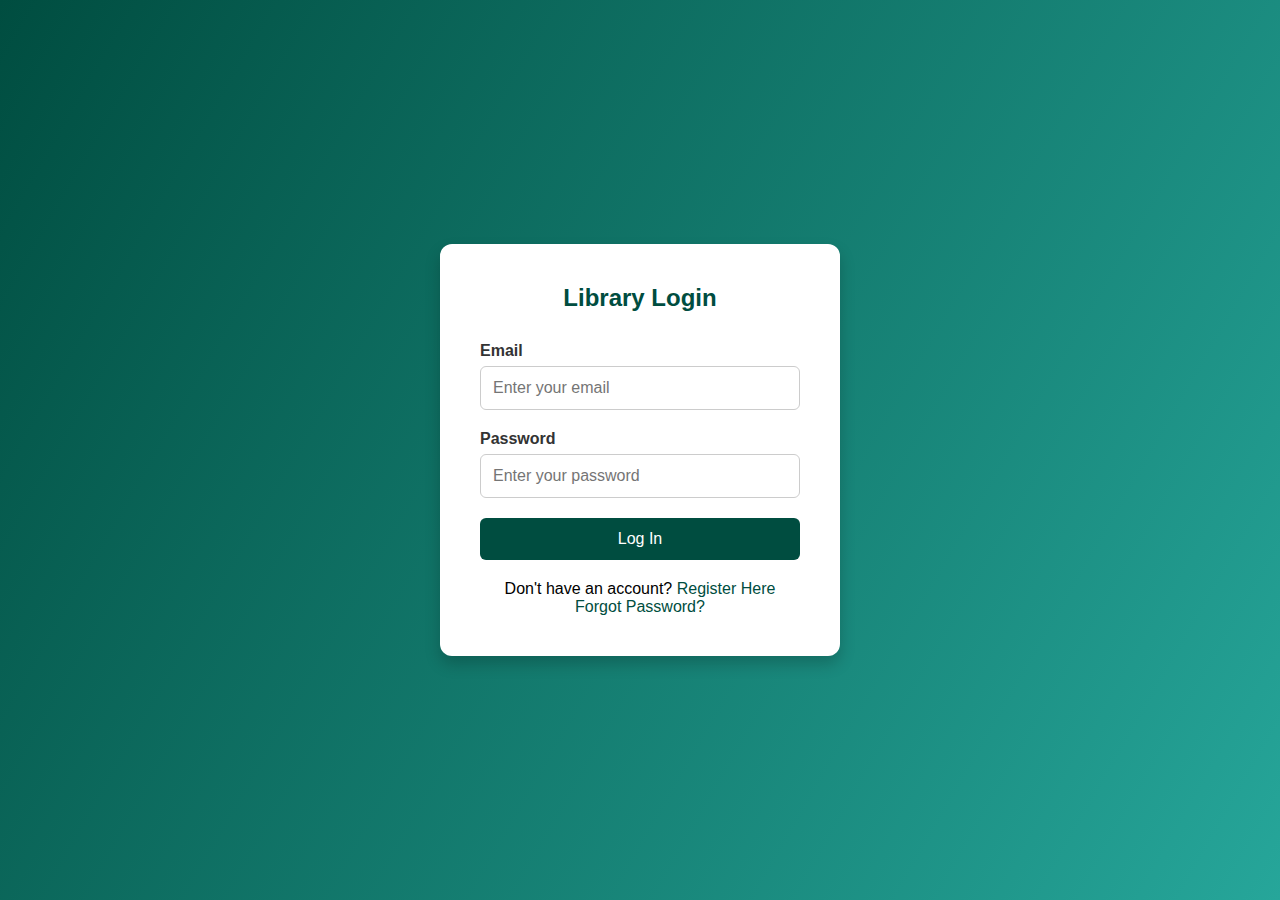
<file: admin-dashboard.html>
<!DOCTYPE html>
<html lang="en">
<head>
  <meta charset="UTF-8" />
  <meta name="viewport" content="width=device-width, initial-scale=1.0" />
  <title>Admin Dashboard - National Digital Library</title>
  <style>
    body {
      margin: 0;
      font-family: 'Segoe UI', sans-serif;
      background: linear-gradient(to right, #e0f7fa, #b2dfdb);
    }

    header {
      background-color: #004d40;
      color: white;
      padding: 20px;
      text-align: center;
      box-shadow: 0 4px 6px rgba(0,0,0,0.1);
    }

    nav {
      background-color: #00796b;
      padding: 15px;
      display: flex;
      justify-content: center;
      gap: 40px;
      box-shadow: 0 2px 4px rgba(0,0,0,0.1);
    }

    nav a {
      color: white;
      text-decoration: none;
      font-size: 16px;
      padding: 6px 12px;
      border-radius: 4px;
      transition: background 0.3s ease;
    }

    nav a:hover {
      background-color: #004d40;
    }

    .container {
      padding: 40px;
    }

    h2 {
      color: #004d40;
      margin-bottom: 20px;
    }

    table {
      width: 100%;
      border-collapse: collapse;
      margin-bottom: 40px;
      background-color: #fff;
      box-shadow: 0 2px 8px rgba(0,0,0,0.05);
      border-radius: 8px;
      overflow: hidden;
    }

    th, td {
      padding: 14px;
      text-align: left;
      border-bottom: 1px solid #ddd;
    }

    th {
      background-color: #004d40;
      color: white;
    }

    .logout-btn {
      background-color: #e53935;
      color: white;
      border: none;
      padding: 10px 20px;
      border-radius: 4px;
      cursor: pointer;
      position: absolute;
      top: 20px;
      right: 20px;
      box-shadow: 0 2px 4px rgba(0,0,0,0.2);
    }

    .logout-btn:hover {
      background-color: #c62828;
    }

    .form-section {
      margin-bottom: 40px;
    }

    .form-section form {
      display: flex;
      flex-wrap: wrap;
      gap: 20px;
      align-items: flex-end;
    }

    .form-section input {
      padding: 10px;
      border: 1px solid #ccc;
      border-radius: 4px;
      font-size: 16px;
      flex: 1;
    }

    .form-section button {
      background-color: #004d40;
      color: white;
      border: none;
      padding: 10px 20px;
      border-radius: 4px;
      cursor: pointer;
      font-size: 16px;
    }

    .form-section button:hover {
      background-color: #00695c;
    }
  </style>
</head>
<body>
  <header>
    <h1>Admin Dashboard</h1>
    <button class="logout-btn" onclick="logout()">Logout</button>
  </header>
  <nav>
    <a href="#">User List</a>
    <a href="#">Book Management</a>
    <a href="#">Reports</a>
  </nav>
  <div class="container">
    <h2>Registered Users</h2>
    <table>
      <tr>
        <th>Name</th>
        <th>Email</th>
        <th>Role</th>
      </tr>
      <tr>
        <td>Kunal Sharma</td>
        <td>kunal@ndl.com</td>
        <td>Admin</td>
      </tr>
      <tr>
        <td>User One</td>
        <td>user1@ndl.com</td>
        <td>User</td>
      </tr>
      <tr>
        <td>User Two</td>
        <td>user2@ndl.com</td>
        <td>User</td>
      </tr>
    </table>

    <div class="form-section">
      <h2>Add New Book</h2>
      <form id="bookForm">
        <input type="text" id="title" placeholder="Title" required>
        <input type="text" id="author" placeholder="Author" required>
        <input type="text" id="category" placeholder="Category" required>
        <button type="submit">Add Book</button>
      </form>
    </div>

    <h2>Books Available</h2>
    <table id="bookTable">
      <thead>
        <tr>
          <th>Title</th>
          <th>Author</th>
          <th>Category</th>
        </tr>
      </thead>
      <tbody>
        <tr>
          <td>Introduction to Algorithms</td>
          <td>Thomas H. Cormen</td>
          <td>Computer Science</td>
        </tr>
        <tr>
          <td>Clean Code</td>
          <td>Robert C. Martin</td>
          <td>Programming</td>
        </tr>
        <tr>
          <td>The Pragmatic Programmer</td>
          <td>Andrew Hunt</td>
          <td>Software Development</td>
        </tr>
      </tbody>
    </table>
  </div>

  <script>
    function logout() {
      localStorage.removeItem('user');
      window.location.href = 'login.html';
    }

    const user = JSON.parse(localStorage.getItem('user'));
    if (!user || user.role !== 'admin') {
      alert('Access denied. Admin only.');
      window.location.href = 'login.html';
    }

    document.getElementById("bookForm").addEventListener("submit", function(event) {
      event.preventDefault();
      const title = document.getElementById("title").value;
      const author = document.getElementById("author").value;
      const category = document.getElementById("category").value;

      const table = document.getElementById("bookTable").getElementsByTagName('tbody')[0];
      const newRow = table.insertRow();
      newRow.innerHTML = `
        <td>${title}</td>
        <td>${author}</td>
        <td>${category}</td>
      `;

      document.getElementById("bookForm").reset();
    });<!-- Inside header -->
 

  </script>
</body>
</html>
</file>
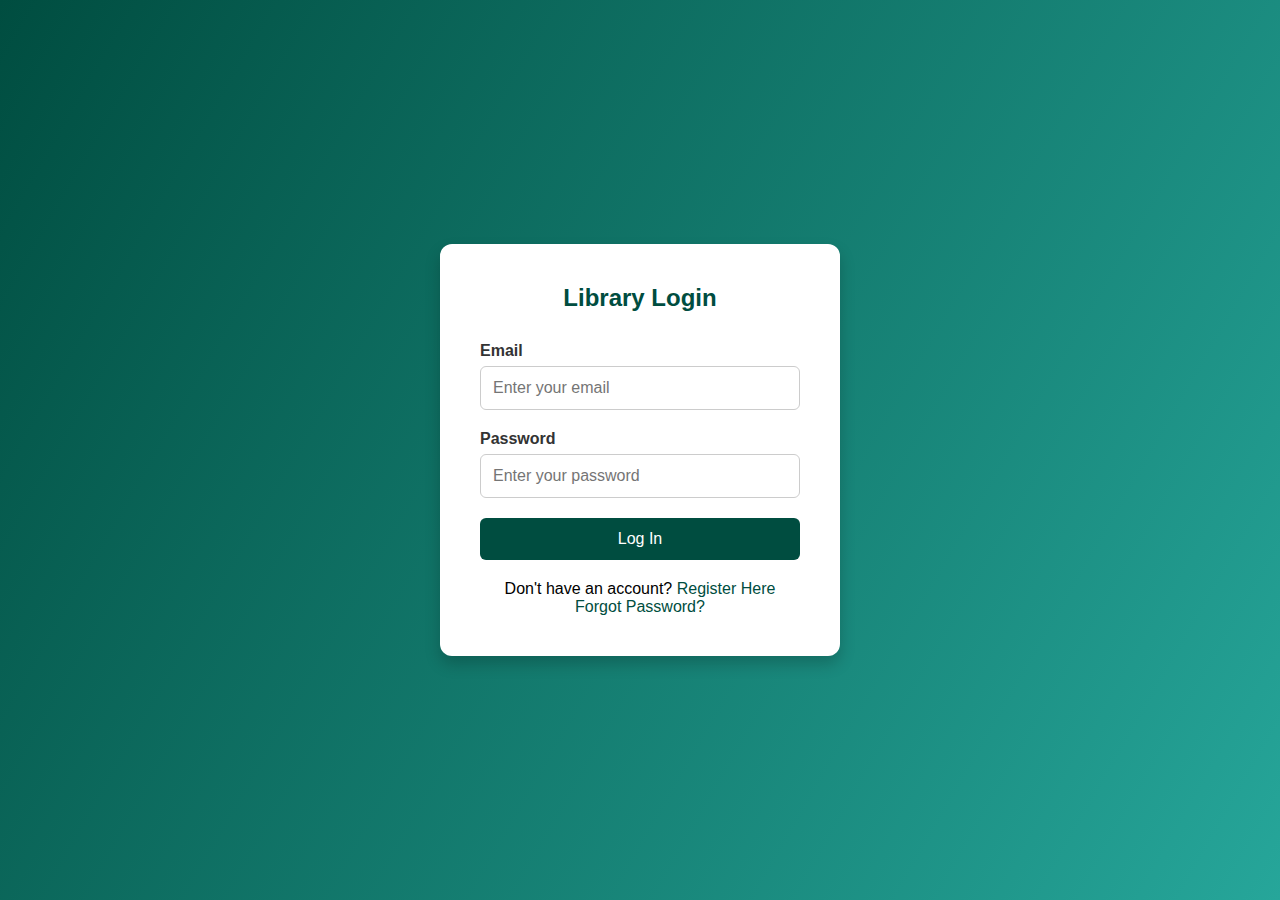
<file: login.html>
<!DOCTYPE html>
<html lang="en">
<head>
  <meta charset="UTF-8">
  <meta name="viewport" content="width=device-width, initial-scale=1.0">
  <title>Login - National Digital Library</title>
  <style>
    * {
      box-sizing: border-box;
      margin: 0;
      padding: 0;
      font-family: 'Segoe UI', Tahoma, Geneva, Verdana, sans-serif;
    }

    body {
      background: linear-gradient(120deg, #004d40, #26a69a);
      height: 100vh;
      display: flex;
      justify-content: center;
      align-items: center;
    }

    .login-box {
      background-color: #fff;
      padding: 40px;
      border-radius: 12px;
      box-shadow: 0 8px 16px rgba(0,0,0,0.2);
      width: 100%;
      max-width: 400px;
    }

    .login-box h2 {
      margin-bottom: 30px;
      color: #004d40;
      text-align: center;
    }

    .input-group {
      margin-bottom: 20px;
    }

    .input-group label {
      display: block;
      margin-bottom: 6px;
      color: #333;
      font-weight: 600;
    }

    .input-group input {
      width: 100%;
      padding: 12px;
      border: 1px solid #ccc;
      border-radius: 6px;
      font-size: 16px;
    }

    .btn {
      width: 100%;
      background-color: #004d40;
      color: white;
      border: none;
      padding: 12px;
      font-size: 16px;
      border-radius: 6px;
      cursor: pointer;
      transition: background 0.3s ease;
    }

    .btn:hover {
      background-color: #00796b;
    }

    .extra-links {
      margin-top: 20px;
      text-align: center;
    }

    .extra-links a {
      color: #004d40;
      text-decoration: none;
      font-weight: 500;
    }

    .extra-links a:hover {
      text-decoration: underline;
    }
  </style>
</head>
<body>
  <div class="login-box">
    <h2>Library Login</h2>
    <form id="loginForm">
      <div class="input-group">
        <label for="email">Email</label>
        <input type="email" id="email" placeholder="Enter your email" required />
      </div>
      <div class="input-group">
        <label for="password">Password</label>
        <input type="password" id="password" placeholder="Enter your password" required />
      </div>
      <button type="submit" class="btn">Log In</button>
    </form>
    <div class="extra-links">
      <p>Don't have an account? <a href="#">Register Here</a></p>
      <p><a href="#">Forgot Password?</a></p>
    </div>
  </div>

  <script>
    document.getElementById("loginForm").addEventListener("submit", function(event) {
      event.preventDefault();
      const email = document.getElementById("email").value;
      const password = document.getElementById("password").value;

      // Multiple users allowed
      const users = [
        { email: "kunal@ndl.com", password: "kunal123", role: "admin" },
        { email: "user1@ndl.com", password: "user1pass", role: "user" },
        { email: "user2@ndl.com", password: "user2pass", role: "user" }
      ];

      const matchedUser = users.find(
        user => user.email === email && user.password === password
      );

      if (matchedUser) {
        localStorage.setItem("user", JSON.stringify(matchedUser));
        alert("Login Successful as " + matchedUser.role);
        if (matchedUser.role === "admin") {
          window.location.href = "admin-dashboard.html";
        } else {
          window.location.href = "index.html";
        }
      } else {
        alert("Invalid credentials. Please try again.");
      }
    });
  </script><script>
  function logout() {
    localStorage.removeItem('user');
    window.location.href = 'login.html';
  }

  window.addEventListener('DOMContentLoaded', () => {
    const user = JSON.parse(localStorage.getItem('user'));

    if (user) {
      // Hide Login, Show Logout
      document.getElementById('loginLink').style.display = 'none';
      document.getElementById('logoutBtn').style.display = 'inline-block';
    } else {
      // Show Login, Hide Logout
      document.getElementById('loginLink').style.display = 'inline-block';
      document.getElementById('logoutBtn').style.display = 'none';
    }
  });
</script>

</body>
</html>
</file>
